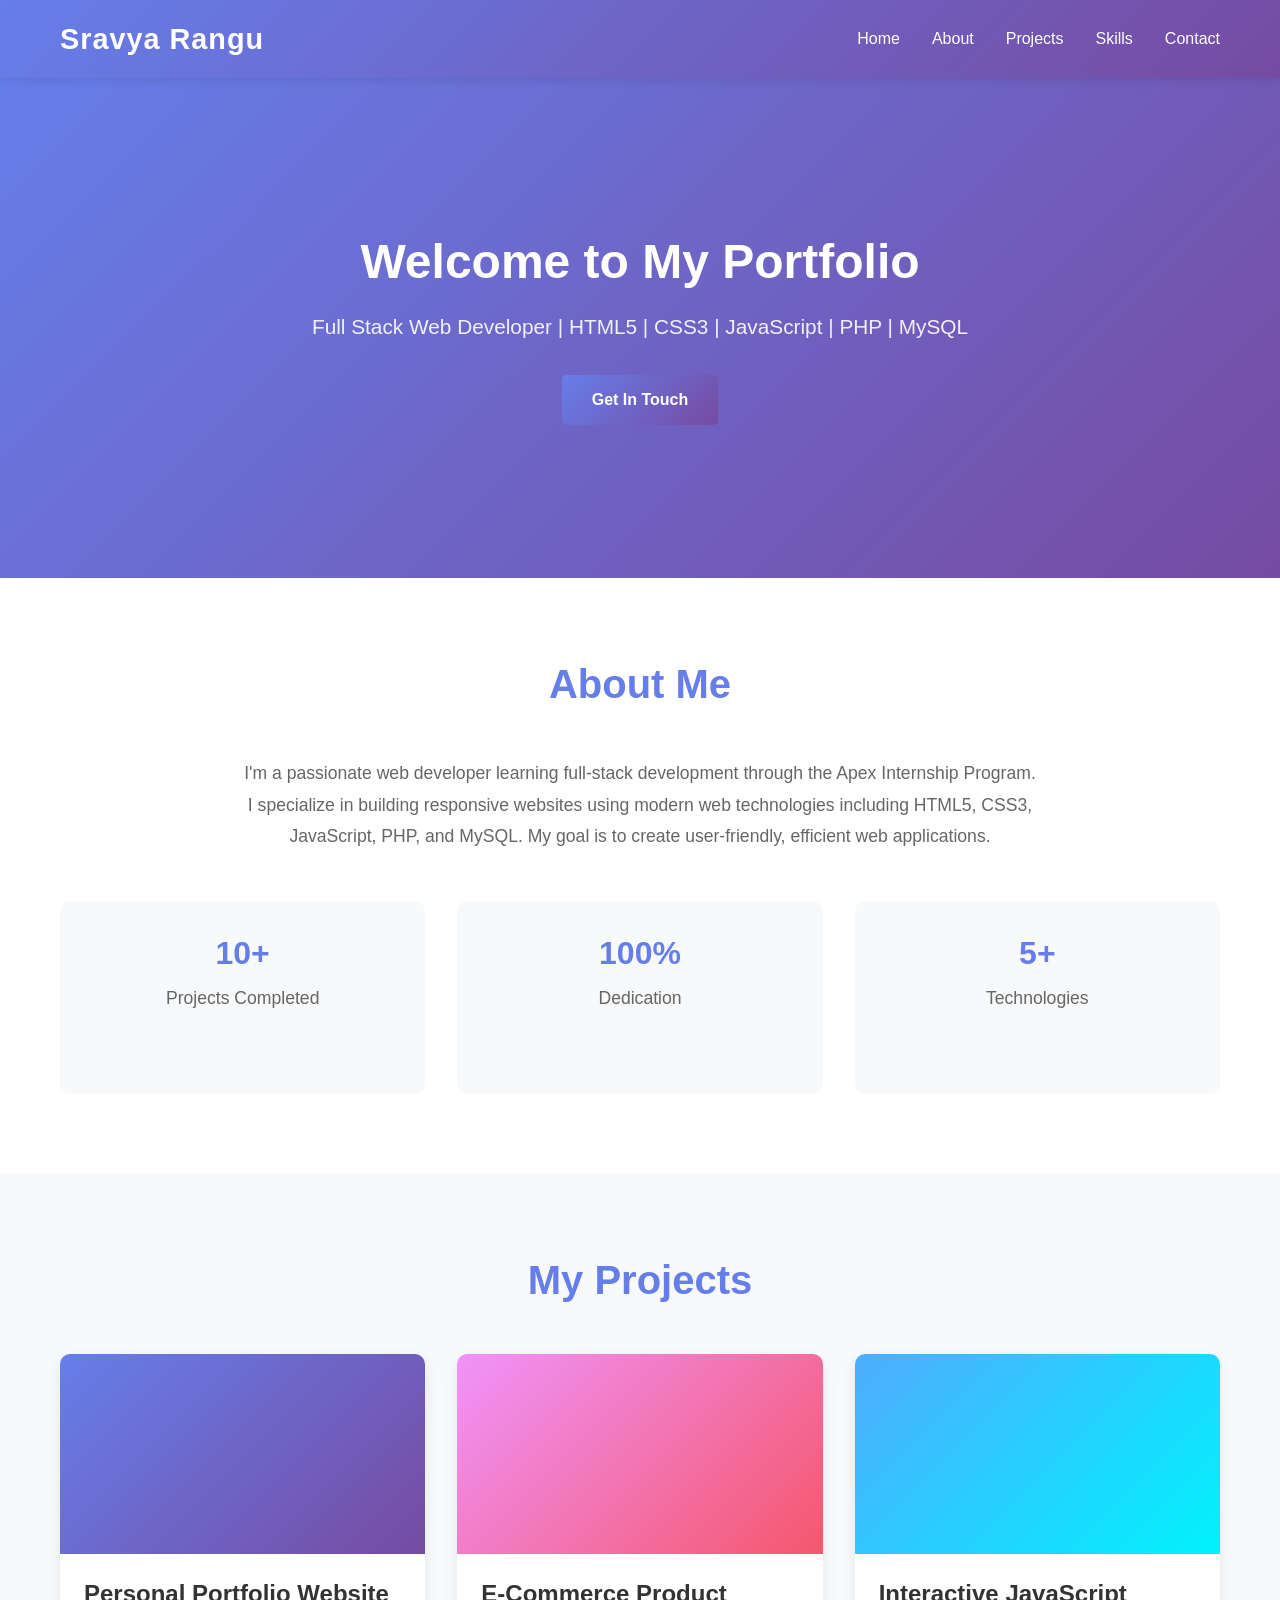
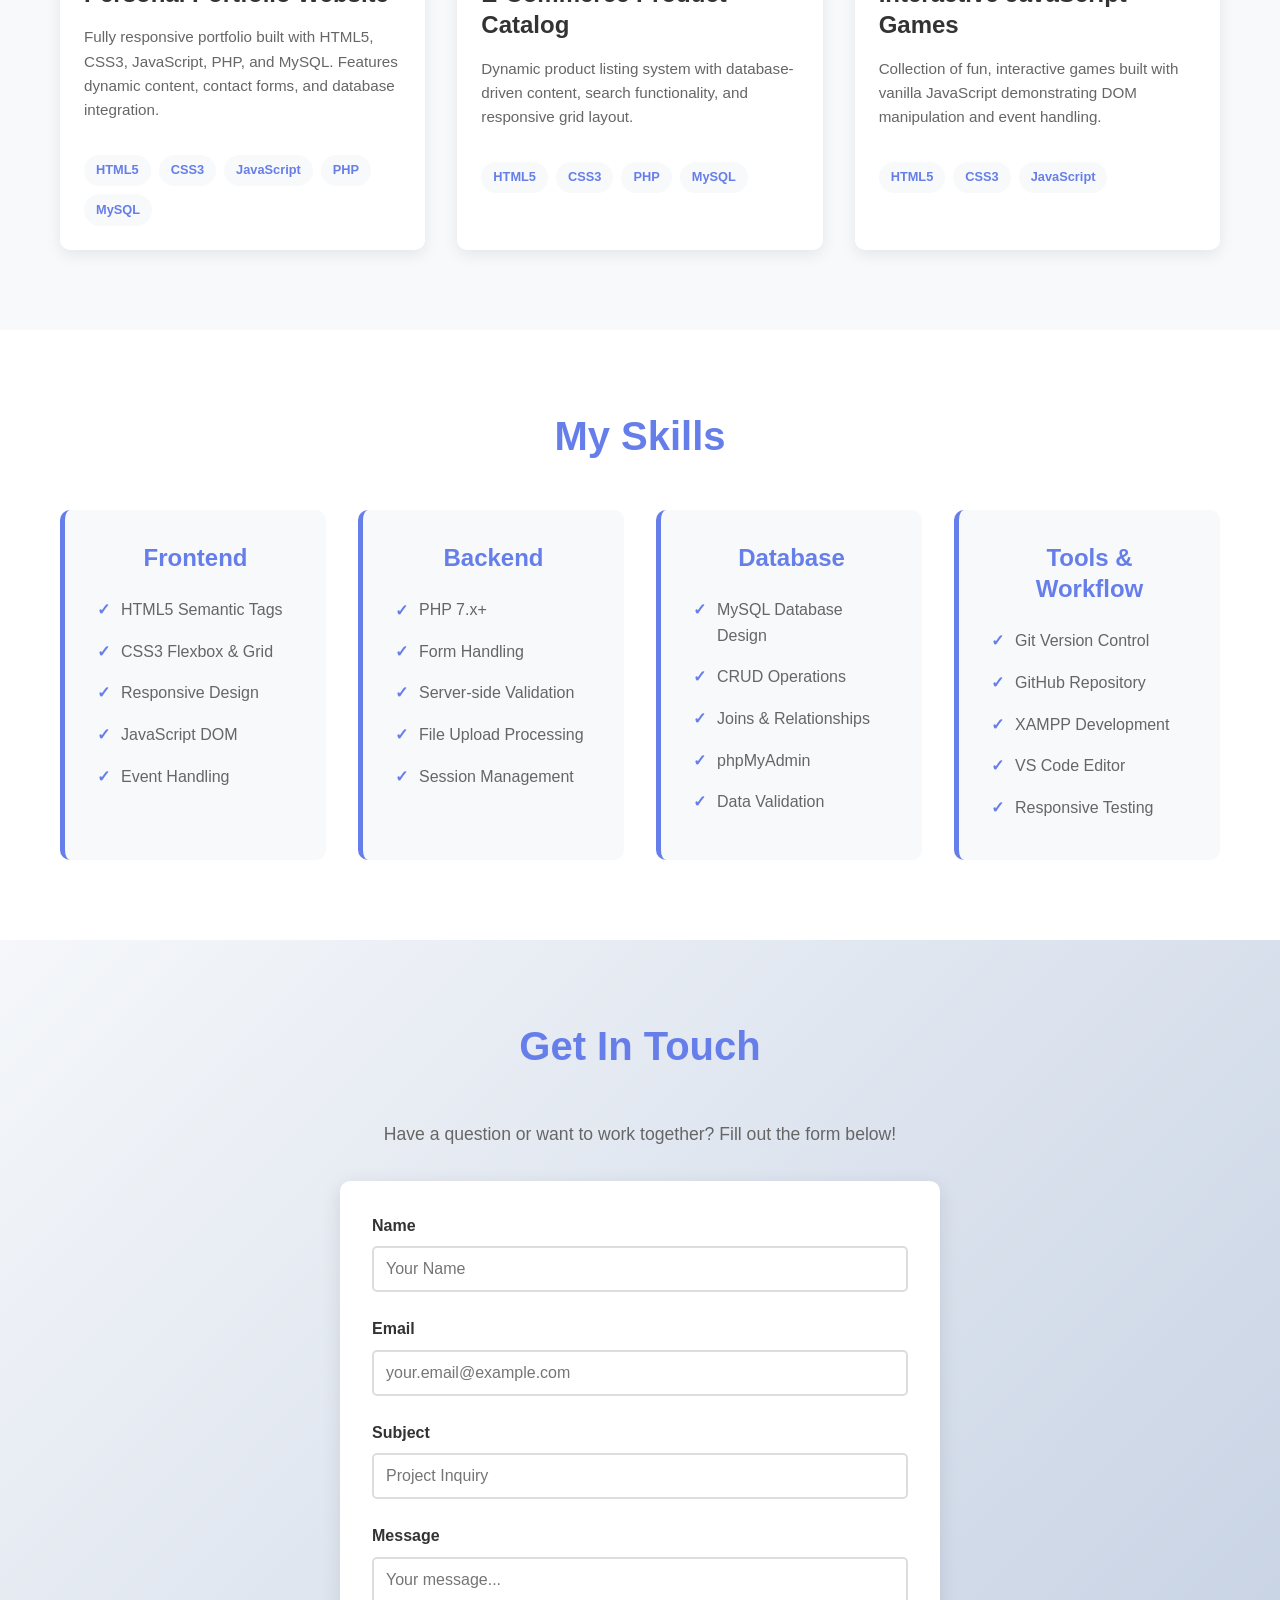
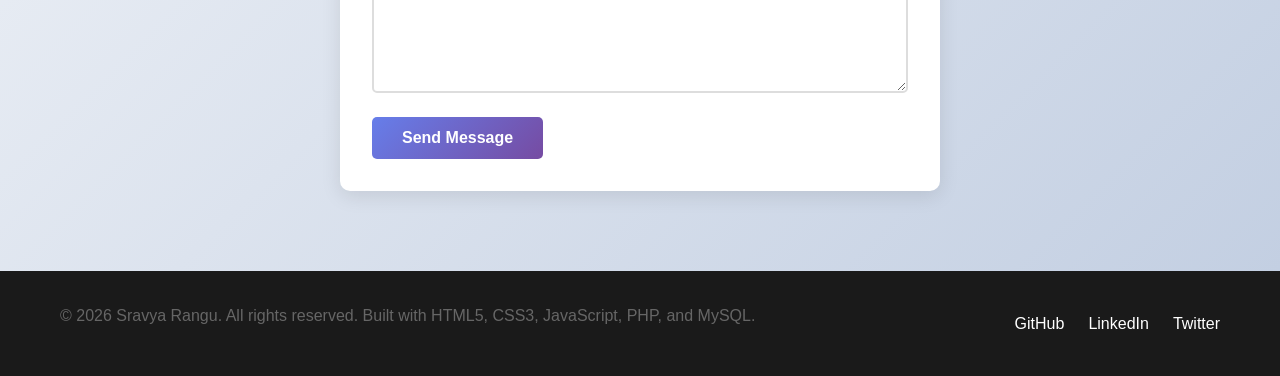
<file: index.html>
<!DOCTYPE html>
<html lang="en">
<head>
    <meta charset="UTF-8">
    <meta name="viewport" content="width=device-width, initial-scale=1.0">
    <title>Sravya Rangu - Full Stack Developer Portfolio</title>
    <link rel="stylesheet" href="css/style.css">
</head>
<body>
    <nav class="navbar">
        <div class="container">
            <div class="logo">Sravya Rangu</div>
            <ul class="nav-menu">
                <li><a href="#home" class="nav-link">Home</a></li>
                <li><a href="#about" class="nav-link">About</a></li>
                <li><a href="#projects" class="nav-link">Projects</a></li>
                <li><a href="#skills" class="nav-link">Skills</a></li>
                <li><a href="#contact" class="nav-link">Contact</a></li>
            </ul>
            <div class="hamburger">
                <span></span>
                <span></span>
                <span></span>
            </div>
        </div>
    </nav>

    <section id="home" class="hero">
        <div class="container">
            <div class="hero-content">
                <h1>Welcome to My Portfolio</h1>
                <p>Full Stack Web Developer | HTML5 | CSS3 | JavaScript | PHP | MySQL</p>
                <a href="#contact" class="btn btn-primary">Get In Touch</a>
            </div>
        </div>
    </section>

    <section id="about" class="about">
        <div class="container">
            <h2>About Me</h2>
            <p>
                I'm a passionate web developer learning full-stack development through the Apex Internship Program.
                I specialize in building responsive websites using modern web technologies including HTML5, CSS3, 
                JavaScript, PHP, and MySQL. My goal is to create user-friendly, efficient web applications.
            </p>
            <div class="stats">
                <div class="stat">
                    <h3>10+</h3>
                    <p>Projects Completed</p>
                </div>
                <div class="stat">
                    <h3>100%</h3>
                    <p>Dedication</p>
                </div>
                <div class="stat">
                    <h3>5+</h3>
                    <p>Technologies</p>
                </div>
            </div>
        </div>
    </section>

    <section id="projects" class="projects">
        <div class="container">
            <h2>My Projects</h2>
            <div class="projects-grid">
                <article class="project-card">
                    <div class="project-image" style="background: linear-gradient(135deg, #667eea 0%, #764ba2 100%);"></div>
                    <h3>Personal Portfolio Website</h3>
                    <p>Fully responsive portfolio built with HTML5, CSS3, JavaScript, PHP, and MySQL. Features dynamic content, contact forms, and database integration.</p>
                    <div class="tech-tags">
                        <span>HTML5</span>
                        <span>CSS3</span>
                        <span>JavaScript</span>
                        <span>PHP</span>
                        <span>MySQL</span>
                    </div>
                </article>

                <article class="project-card">
                    <div class="project-image" style="background: linear-gradient(135deg, #f093fb 0%, #f5576c 100%);"></div>
                    <h3>E-Commerce Product Catalog</h3>
                    <p>Dynamic product listing system with database-driven content, search functionality, and responsive grid layout.</p>
                    <div class="tech-tags">
                        <span>HTML5</span>
                        <span>CSS3</span>
                        <span>PHP</span>
                        <span>MySQL</span>
                    </div>
                </article>

                <article class="project-card">
                    <div class="project-image" style="background: linear-gradient(135deg, #4facfe 0%, #00f2fe 100%);"></div>
                    <h3>Interactive JavaScript Games</h3>
                    <p>Collection of fun, interactive games built with vanilla JavaScript demonstrating DOM manipulation and event handling.</p>
                    <div class="tech-tags">
                        <span>HTML5</span>
                        <span>CSS3</span>
                        <span>JavaScript</span>
                    </div>
                </article>
            </div>
        </div>
    </section>

    <section id="skills" class="skills">
        <div class="container">
            <h2>My Skills</h2>
            <div class="skills-grid">
                <div class="skill-item">
                    <h3>Frontend</h3>
                    <ul>
                        <li>HTML5 Semantic Tags</li>
                        <li>CSS3 Flexbox & Grid</li>
                        <li>Responsive Design</li>
                        <li>JavaScript DOM</li>
                        <li>Event Handling</li>
                    </ul>
                </div>

                <div class="skill-item">
                    <h3>Backend</h3>
                    <ul>
                        <li>PHP 7.x+</li>
                        <li>Form Handling</li>
                        <li>Server-side Validation</li>
                        <li>File Upload Processing</li>
                        <li>Session Management</li>
                    </ul>
                </div>

                <div class="skill-item">
                    <h3>Database</h3>
                    <ul>
                        <li>MySQL Database Design</li>
                        <li>CRUD Operations</li>
                        <li>Joins & Relationships</li>
                        <li>phpMyAdmin</li>
                        <li>Data Validation</li>
                    </ul>
                </div>

                <div class="skill-item">
                    <h3>Tools & Workflow</h3>
                    <ul>
                        <li>Git Version Control</li>
                        <li>GitHub Repository</li>
                        <li>XAMPP Development</li>
                        <li>VS Code Editor</li>
                        <li>Responsive Testing</li>
                    </ul>
                </div>
            </div>
        </div>
    </section>

    <section id="contact" class="contact">
        <div class="container">
            <h2>Get In Touch</h2>
            <p>Have a question or want to work together? Fill out the form below!</p>
            
            <form id="contactForm" class="contact-form">
                <div class="form-group">
                    <label for="name">Name</label>
                    <input type="text" id="name" name="name" required placeholder="Your Name">
                    <span class="error-message" id="nameError"></span>
                </div>

                <div class="form-group">
                    <label for="email">Email</label>
                    <input type="email" id="email" name="email" required placeholder="your.email@example.com">
                    <span class="error-message" id="emailError"></span>
                </div>

                <div class="form-group">
                    <label for="subject">Subject</label>
                    <input type="text" id="subject" name="subject" required placeholder="Project Inquiry">
                    <span class="error-message" id="subjectError"></span>
                </div>

                <div class="form-group">
                    <label for="message">Message</label>
                    <textarea id="message" name="message" rows="6" required placeholder="Your message..."></textarea>
                    <span class="error-message" id="messageError"></span>
                </div>

                <button type="submit" class="btn btn-primary">Send Message</button>
                <span id="successMessage" class="success-message"></span>
            </form>
        </div>
    </section>

    <footer class="footer">
        <div class="container">
            <p>&copy; 2026 Sravya Rangu. All rights reserved. Built with HTML5, CSS3, JavaScript, PHP, and MySQL.</p>
            <div class="social-links">
                <a href="#" title="GitHub">GitHub</a>
                <a href="#" title="LinkedIn">LinkedIn</a>
                <a href="#" title="Twitter">Twitter</a>
            </div>
        </div>
    </footer>

    <script src="js/script.js"></script>
</body>
</html>
</file>
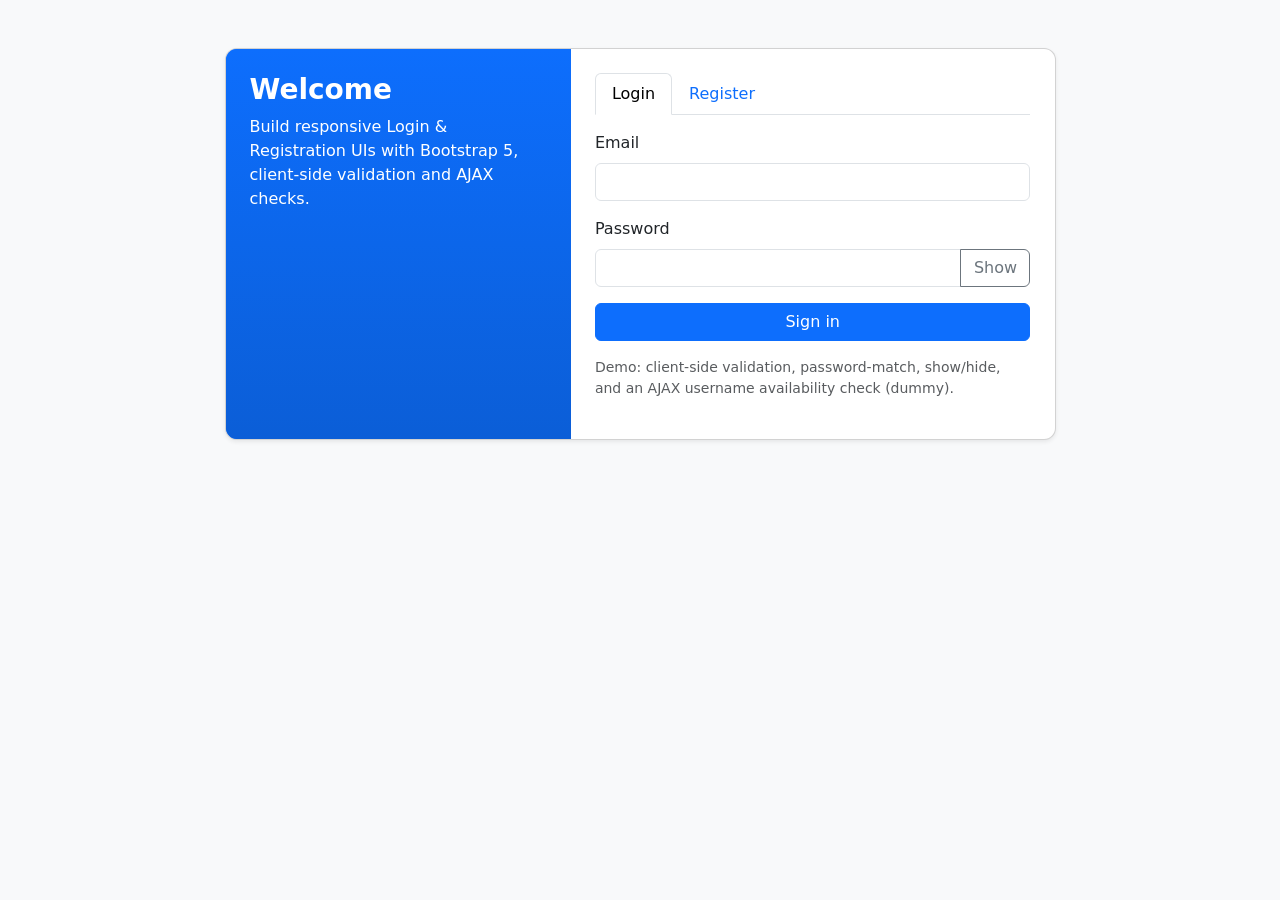
<file: Task 2/index.html>
<!doctype html>
<html lang="en">
  <head>
    <meta charset="utf-8" />
    <meta name="viewport" content="width=device-width, initial-scale=1" />
    <title>Login & Registration UI — Demo</title>
    <link href="https://cdn.jsdelivr.net/npm/bootstrap@5.3.2/dist/css/bootstrap.min.css" rel="stylesheet">
    <link href="assets/css/styles.css" rel="stylesheet">
  </head>
  <body class="bg-light">
    <div class="container py-5">
      <div class="row justify-content-center">
        <div class="col-md-9">
          <div class="card shadow-sm overflow-hidden">
            <div class="row g-0">
              <div class="col-lg-5 d-none d-lg-block bg-primary text-white p-4">
                <h3 class="fw-bold">Welcome</h3>
                <p class="mb-4">Build responsive Login & Registration UIs with Bootstrap 5, client-side validation and AJAX checks.</p>
              </div>
              <div class="col-lg-7 p-4">
                <ul class="nav nav-tabs mb-3" id="authTabs" role="tablist">
                  <li class="nav-item" role="presentation">
                    <button class="nav-link active" id="login-tab" data-bs-toggle="tab" data-bs-target="#login" type="button" role="tab">Login</button>
                  </li>
                  <li class="nav-item" role="presentation">
                    <button class="nav-link" id="register-tab" data-bs-toggle="tab" data-bs-target="#register" type="button" role="tab">Register</button>
                  </li>
                </ul>

                <div class="tab-content" id="authTabsContent">
                  <div class="tab-pane fade show active" id="login" role="tabpanel">
                    <form id="loginForm" novalidate>
                      <div class="mb-3">
                        <label class="form-label">Email</label>
                        <input type="email" class="form-control" id="loginEmail" required>
                        <div class="invalid-feedback">Please enter a valid email.</div>
                      </div>
                      <div class="mb-3 position-relative">
                        <label class="form-label">Password</label>
                        <div class="input-group">
                          <input type="password" class="form-control" id="loginPassword" required>
                          <button class="btn btn-outline-secondary" type="button" id="toggleLoginPwd">Show</button>
                        </div>
                        <div class="invalid-feedback">Password is required.</div>
                      </div>
                      <div class="d-grid">
                        <button class="btn btn-primary" type="submit">Sign in</button>
                      </div>
                    </form>
                  </div>

                  <div class="tab-pane fade" id="register" role="tabpanel">
                    <form id="registerForm" novalidate>
                      <div class="mb-3">
                        <label class="form-label">Username</label>
                        <input type="text" class="form-control" id="regUsername" required>
                        <div class="form-text text-muted">We'll check availability (dummy check).</div>
                        <div class="invalid-feedback">Choose a username.</div>
                        <div id="usernameFeedback" class="small mt-1"></div>
                      </div>
                      <div class="mb-3">
                        <label class="form-label">Email</label>
                        <input type="email" class="form-control" id="regEmail" required>
                        <div class="invalid-feedback">Enter a valid email.</div>
                      </div>
                      <div class="mb-3">
                        <label class="form-label">Password</label>
                        <input type="password" class="form-control" id="regPassword" required>
                        <div class="invalid-feedback">Password is required.</div>
                      </div>
                      <div class="mb-3">
                        <label class="form-label">Confirm Password</label>
                        <input type="password" class="form-control" id="regPassword2" required>
                        <div class="invalid-feedback" id="pwMatchFeedback">Passwords must match.</div>
                      </div>
                      <div class="form-check mb-3">
                        <input class="form-check-input" type="checkbox" id="toggleRegPwd">
                        <label class="form-check-label" for="toggleRegPwd">Show passwords</label>
                      </div>
                      <div class="d-grid">
                        <button class="btn btn-success" type="submit">Create account</button>
                      </div>
                    </form>
                  </div>
                </div>

                <p class="mt-3 small text-muted">Demo: client-side validation, password-match, show/hide, and an AJAX username availability check (dummy).</p>
              </div>
            </div>
          </div>
        </div>
      </div>
    </div>

    <script src="https://cdn.jsdelivr.net/npm/bootstrap@5.3.2/dist/js/bootstrap.bundle.min.js"></script>
    <script src="assets/js/main.js"></script>
  </body>
</html>
</file>
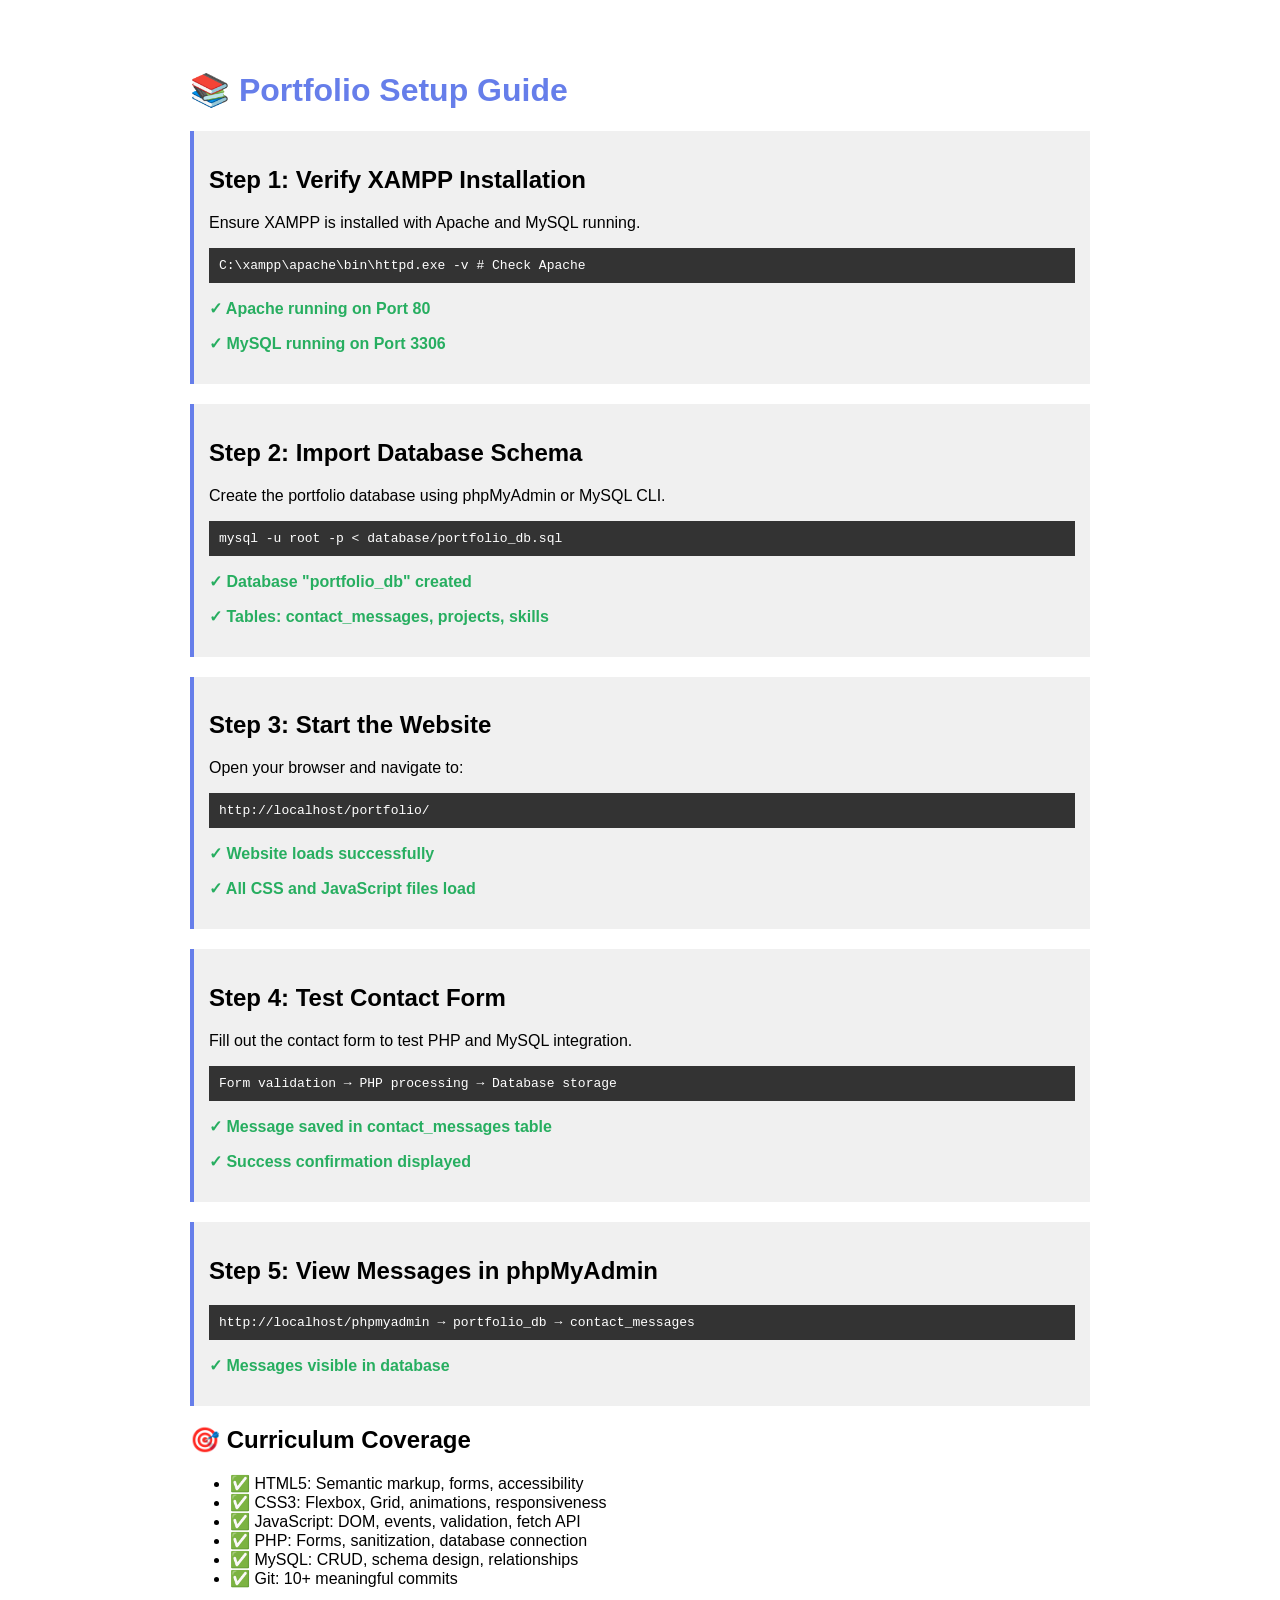
<file: SETUP.html>
<!-- 
  PORTFOLIO WEBSITE - SETUP INSTRUCTIONS
  Complete step-by-step guide for running locally
-->

<!DOCTYPE html>
<html lang="en">
<head>
    <meta charset="UTF-8">
    <meta name="viewport" content="width=device-width, initial-scale=1.0">
    <title>Portfolio Setup Guide</title>
    <style>
        body { font-family: Arial, sans-serif; max-width: 900px; margin: 30px auto; padding: 20px; }
        h1 { color: #667eea; }
        .step { background: #f0f0f0; padding: 15px; margin: 20px 0; border-left: 4px solid #667eea; }
        code { background: #333; color: #fff; padding: 10px; display: block; margin: 10px 0; }
        .success { color: #27ae60; font-weight: bold; }
    </style>
</head>
<body>
    <h1>📚 Portfolio Setup Guide</h1>
    
    <div class="step">
        <h2>Step 1: Verify XAMPP Installation</h2>
        <p>Ensure XAMPP is installed with Apache and MySQL running.</p>
        <code>C:\xampp\apache\bin\httpd.exe -v  # Check Apache</code>
        <p class="success">✓ Apache running on Port 80</p>
        <p class="success">✓ MySQL running on Port 3306</p>
    </div>

    <div class="step">
        <h2>Step 2: Import Database Schema</h2>
        <p>Create the portfolio database using phpMyAdmin or MySQL CLI.</p>
        <code>mysql -u root -p < database/portfolio_db.sql</code>
        <p class="success">✓ Database "portfolio_db" created</p>
        <p class="success">✓ Tables: contact_messages, projects, skills</p>
    </div>

    <div class="step">
        <h2>Step 3: Start the Website</h2>
        <p>Open your browser and navigate to:</p>
        <code>http://localhost/portfolio/</code>
        <p class="success">✓ Website loads successfully</p>
        <p class="success">✓ All CSS and JavaScript files load</p>
    </div>

    <div class="step">
        <h2>Step 4: Test Contact Form</h2>
        <p>Fill out the contact form to test PHP and MySQL integration.</p>
        <code>Form validation → PHP processing → Database storage</code>
        <p class="success">✓ Message saved in contact_messages table</p>
        <p class="success">✓ Success confirmation displayed</p>
    </div>

    <div class="step">
        <h2>Step 5: View Messages in phpMyAdmin</h2>
        <code>http://localhost/phpmyadmin → portfolio_db → contact_messages</code>
        <p class="success">✓ Messages visible in database</p>
    </div>

    <h2>🎯 Curriculum Coverage</h2>
    <ul>
        <li>✅ HTML5: Semantic markup, forms, accessibility</li>
        <li>✅ CSS3: Flexbox, Grid, animations, responsiveness</li>
        <li>✅ JavaScript: DOM, events, validation, fetch API</li>
        <li>✅ PHP: Forms, sanitization, database connection</li>
        <li>✅ MySQL: CRUD, schema design, relationships</li>
        <li>✅ Git: 10+ meaningful commits</li>
    </ul>

</body>
</html>
</file>
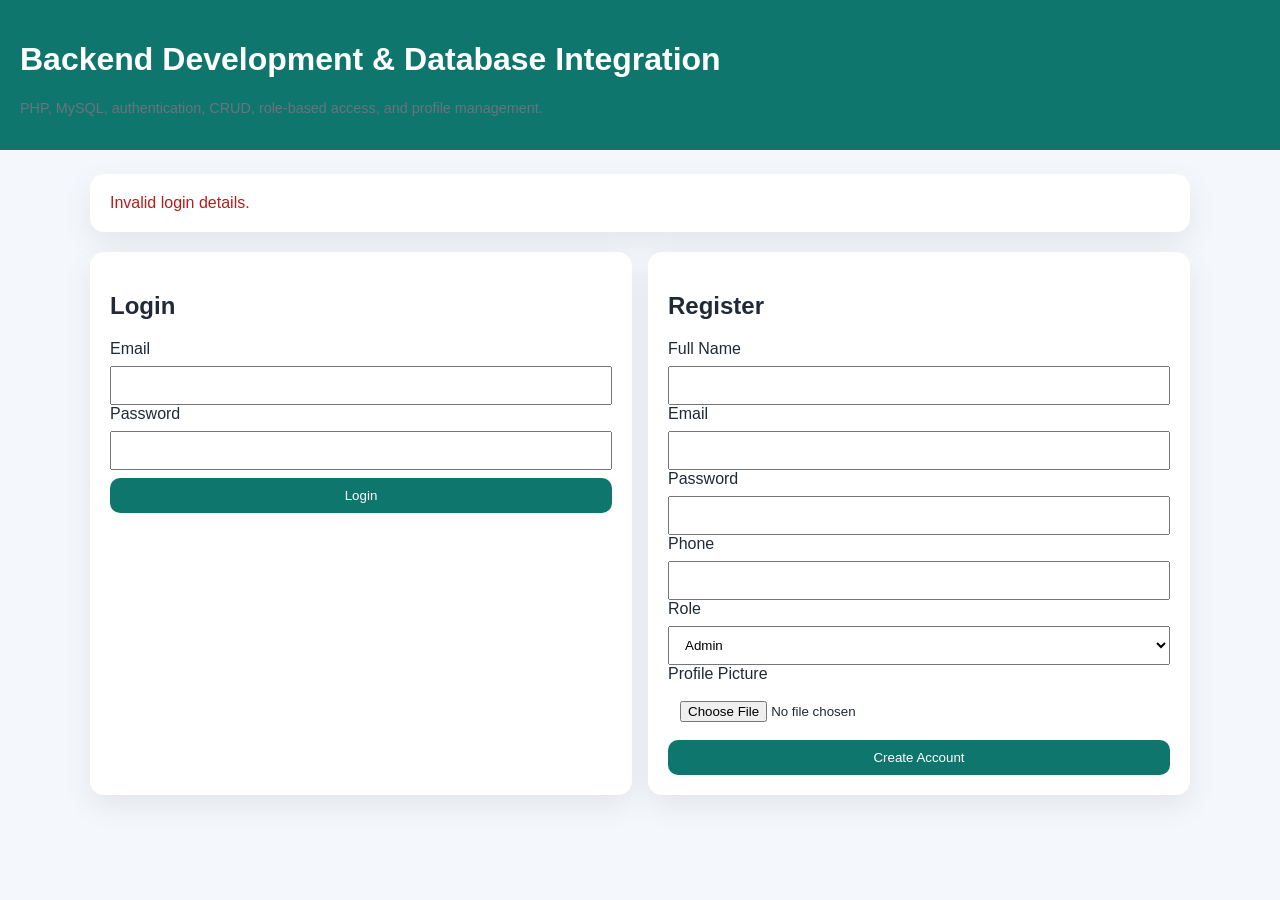
<file: Task 3/response_admin_loggedin.html>
<!doctype html>
<html lang="en">
<head>
    <meta charset="utf-8">
    <meta name="viewport" content="width=device-width, initial-scale=1">
    <title>Apex Task 3 Backend</title>
    <style>
        body { font-family: Arial, sans-serif; margin: 0; background: #f4f7fb; color: #1f2937; }
        header { background: #0f766e; color: white; padding: 20px; }
        main { max-width: 1100px; margin: 0 auto; padding: 24px; }
        .card { background: white; border-radius: 14px; padding: 20px; box-shadow: 0 10px 30px rgba(15, 23, 42, 0.08); margin-bottom: 20px; }
        .grid { display: grid; grid-template-columns: repeat(auto-fit, minmax(280px, 1fr)); gap: 16px; }
        input, select, button { width: 100%; padding: 10px 12px; margin-top: 8px; box-sizing: border-box; }
        button { background: #0f766e; color: white; border: none; border-radius: 10px; cursor: pointer; }
        table { width: 100%; border-collapse: collapse; }
        th, td { text-align: left; padding: 10px; border-bottom: 1px solid #e5e7eb; vertical-align: top; }
        .message { color: #065f46; }
        .error { color: #b91c1c; }
        img.avatar { width: 56px; height: 56px; object-fit: cover; border-radius: 999px; }
        .actions { display: flex; gap: 8px; flex-wrap: wrap; }
        .actions form { display: inline; }
        .small { font-size: 0.9rem; color: #6b7280; }
    </style>
</head>
<body>
<header>
    <h1>Backend Development & Database Integration</h1>
    <p class="small">PHP, MySQL, authentication, CRUD, role-based access, and profile management.</p>
</header>
<main>
    
            <div class="card error">Invalid login details.</div>
    
            <div class="grid">
            <div class="card">
                <h2>Login</h2>
                <form method="post">
                    <input type="hidden" name="action" value="login">
                    <label>Email<input type="email" name="email" required></label>
                    <label>Password<input type="password" name="password" required></label>
                    <button type="submit">Login</button>
                </form>
            </div>
            <div class="card">
                <h2>Register</h2>
                <form method="post" enctype="multipart/form-data">
                    <input type="hidden" name="action" value="register">
                    <label>Full Name<input type="text" name="full_name" required></label>
                    <label>Email<input type="email" name="email" required></label>
                    <label>Password<input type="password" name="password" required></label>
                    <label>Phone<input type="text" name="phone"></label>
                    <label>Role
                        <select name="role_id">
                                                            <option value="1">Admin</option>
                                                            <option value="2">User</option>
                                                    </select>
                    </label>
                    <label>Profile Picture<input type="file" name="profile_picture" accept="image/*"></label>
                    <button type="submit">Create Account</button>
                </form>
            </div>
        </div>
    </main>
</body>
</html>
</file>
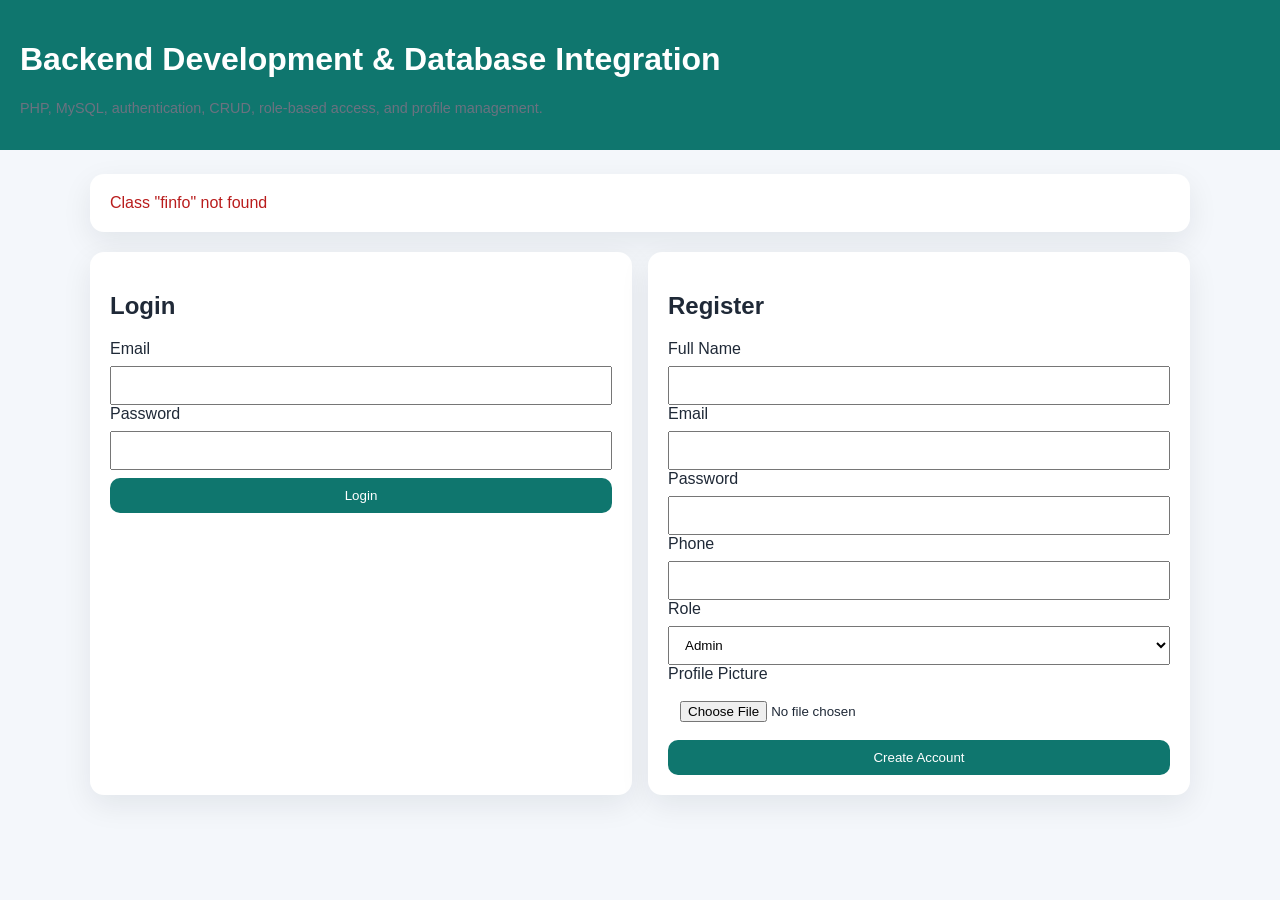
<file: Task 3/response_register_admin.html>
<!doctype html>
<html lang="en">
<head>
    <meta charset="utf-8">
    <meta name="viewport" content="width=device-width, initial-scale=1">
    <title>Apex Task 3 Backend</title>
    <style>
        body { font-family: Arial, sans-serif; margin: 0; background: #f4f7fb; color: #1f2937; }
        header { background: #0f766e; color: white; padding: 20px; }
        main { max-width: 1100px; margin: 0 auto; padding: 24px; }
        .card { background: white; border-radius: 14px; padding: 20px; box-shadow: 0 10px 30px rgba(15, 23, 42, 0.08); margin-bottom: 20px; }
        .grid { display: grid; grid-template-columns: repeat(auto-fit, minmax(280px, 1fr)); gap: 16px; }
        input, select, button { width: 100%; padding: 10px 12px; margin-top: 8px; box-sizing: border-box; }
        button { background: #0f766e; color: white; border: none; border-radius: 10px; cursor: pointer; }
        table { width: 100%; border-collapse: collapse; }
        th, td { text-align: left; padding: 10px; border-bottom: 1px solid #e5e7eb; vertical-align: top; }
        .message { color: #065f46; }
        .error { color: #b91c1c; }
        img.avatar { width: 56px; height: 56px; object-fit: cover; border-radius: 999px; }
        .actions { display: flex; gap: 8px; flex-wrap: wrap; }
        .actions form { display: inline; }
        .small { font-size: 0.9rem; color: #6b7280; }
    </style>
</head>
<body>
<header>
    <h1>Backend Development & Database Integration</h1>
    <p class="small">PHP, MySQL, authentication, CRUD, role-based access, and profile management.</p>
</header>
<main>
    
            <div class="card error">Class &quot;finfo&quot; not found</div>
    
            <div class="grid">
            <div class="card">
                <h2>Login</h2>
                <form method="post">
                    <input type="hidden" name="action" value="login">
                    <label>Email<input type="email" name="email" required></label>
                    <label>Password<input type="password" name="password" required></label>
                    <button type="submit">Login</button>
                </form>
            </div>
            <div class="card">
                <h2>Register</h2>
                <form method="post" enctype="multipart/form-data">
                    <input type="hidden" name="action" value="register">
                    <label>Full Name<input type="text" name="full_name" required></label>
                    <label>Email<input type="email" name="email" required></label>
                    <label>Password<input type="password" name="password" required></label>
                    <label>Phone<input type="text" name="phone"></label>
                    <label>Role
                        <select name="role_id">
                                                            <option value="1">Admin</option>
                                                            <option value="2">User</option>
                                                    </select>
                    </label>
                    <label>Profile Picture<input type="file" name="profile_picture" accept="image/*"></label>
                    <button type="submit">Create Account</button>
                </form>
            </div>
        </div>
    </main>
</body>
</html>
</file>
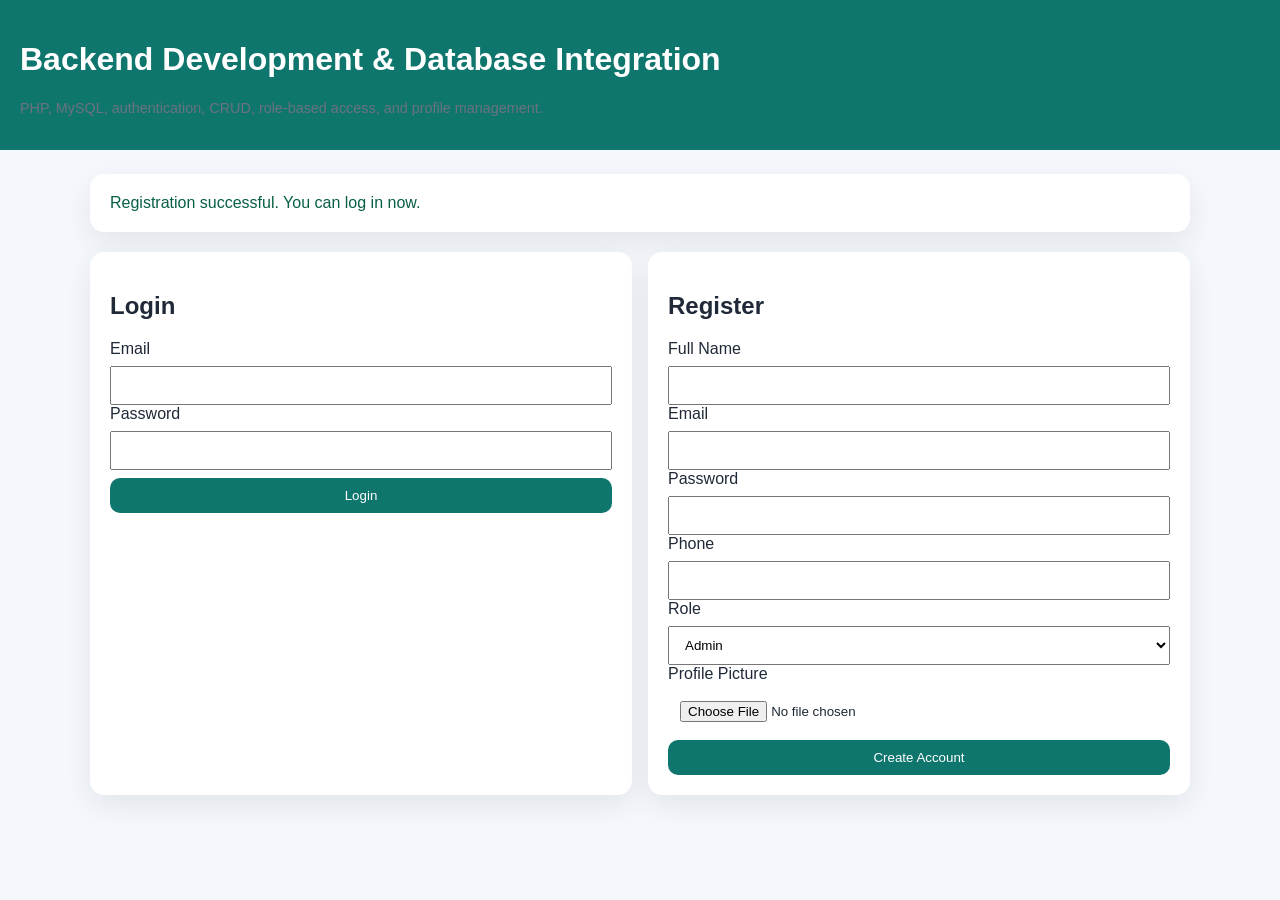
<file: Task 3/response_register_admin2.html>
<!doctype html>
<html lang="en">
<head>
    <meta charset="utf-8">
    <meta name="viewport" content="width=device-width, initial-scale=1">
    <title>Apex Task 3 Backend</title>
    <style>
        body { font-family: Arial, sans-serif; margin: 0; background: #f4f7fb; color: #1f2937; }
        header { background: #0f766e; color: white; padding: 20px; }
        main { max-width: 1100px; margin: 0 auto; padding: 24px; }
        .card { background: white; border-radius: 14px; padding: 20px; box-shadow: 0 10px 30px rgba(15, 23, 42, 0.08); margin-bottom: 20px; }
        .grid { display: grid; grid-template-columns: repeat(auto-fit, minmax(280px, 1fr)); gap: 16px; }
        input, select, button { width: 100%; padding: 10px 12px; margin-top: 8px; box-sizing: border-box; }
        button { background: #0f766e; color: white; border: none; border-radius: 10px; cursor: pointer; }
        table { width: 100%; border-collapse: collapse; }
        th, td { text-align: left; padding: 10px; border-bottom: 1px solid #e5e7eb; vertical-align: top; }
        .message { color: #065f46; }
        .error { color: #b91c1c; }
        img.avatar { width: 56px; height: 56px; object-fit: cover; border-radius: 999px; }
        .actions { display: flex; gap: 8px; flex-wrap: wrap; }
        .actions form { display: inline; }
        .small { font-size: 0.9rem; color: #6b7280; }
    </style>
</head>
<body>
<header>
    <h1>Backend Development & Database Integration</h1>
    <p class="small">PHP, MySQL, authentication, CRUD, role-based access, and profile management.</p>
</header>
<main>
            <div class="card message">Registration successful. You can log in now.</div>
    
    
            <div class="grid">
            <div class="card">
                <h2>Login</h2>
                <form method="post">
                    <input type="hidden" name="action" value="login">
                    <label>Email<input type="email" name="email" required></label>
                    <label>Password<input type="password" name="password" required></label>
                    <button type="submit">Login</button>
                </form>
            </div>
            <div class="card">
                <h2>Register</h2>
                <form method="post" enctype="multipart/form-data">
                    <input type="hidden" name="action" value="register">
                    <label>Full Name<input type="text" name="full_name" required></label>
                    <label>Email<input type="email" name="email" required></label>
                    <label>Password<input type="password" name="password" required></label>
                    <label>Phone<input type="text" name="phone"></label>
                    <label>Role
                        <select name="role_id">
                                                            <option value="1">Admin</option>
                                                            <option value="2">User</option>
                                                    </select>
                    </label>
                    <label>Profile Picture<input type="file" name="profile_picture" accept="image/*"></label>
                    <button type="submit">Create Account</button>
                </form>
            </div>
        </div>
    </main>
</body>
</html>
</file>
<file: css/style.css>
:root {
    --primary-color: #667eea;
    --secondary-color: #764ba2;
    --dark-bg: #1a1a1a;
    --light-bg: #f8f9fa;
    --text-dark: #333;
    --text-light: #666;
    --border-color: #ddd;
    --success-color: #27ae60;
    --error-color: #e74c3c;
    --transition: all 0.3s ease;
}

* {
    margin: 0;
    padding: 0;
    box-sizing: border-box;
}

html {
    scroll-behavior: smooth;
}

body {
    font-family: 'Segoe UI', Tahoma, Geneva, Verdana, sans-serif;
    line-height: 1.6;
    color: var(--text-dark);
    background-color: #fff;
}

.container {
    max-width: 1200px;
    margin: 0 auto;
    padding: 0 20px;
}

h1, h2, h3, h4, h5, h6 {
    margin-bottom: 1rem;
    line-height: 1.3;
    font-weight: 600;
}

h2 {
    font-size: 2.5rem;
    text-align: center;
    margin-bottom: 3rem;
    color: var(--primary-color);
}

h3 {
    font-size: 1.5rem;
    color: var(--text-dark);
}

p {
    margin-bottom: 1rem;
    color: var(--text-light);
}

.navbar {
    background: linear-gradient(135deg, var(--primary-color), var(--secondary-color));
    color: white;
    position: sticky;
    top: 0;
    z-index: 1000;
    box-shadow: 0 2px 10px rgba(0, 0, 0, 0.1);
}

.navbar .container {
    display: flex;
    justify-content: space-between;
    align-items: center;
    padding: 1rem 20px;
}

.logo {
    font-size: 1.8rem;
    font-weight: 700;
    letter-spacing: 1px;
}

.nav-menu {
    display: flex;
    list-style: none;
    gap: 2rem;
}

.nav-link {
    color: white;
    text-decoration: none;
    transition: var(--transition);
    font-weight: 500;
    position: relative;
}

.nav-link::after {
    content: '';
    position: absolute;
    bottom: -5px;
    left: 0;
    width: 0;
    height: 2px;
    background: white;
    transition: width 0.3s ease;
}

.nav-link:hover::after {
    width: 100%;
}

.hamburger {
    display: none;
    flex-direction: column;
    cursor: pointer;
}

.hamburger span {
    width: 25px;
    height: 3px;
    background: white;
    margin: 5px 0;
    transition: var(--transition);
}

.btn {
    display: inline-block;
    padding: 12px 30px;
    border: none;
    border-radius: 5px;
    font-size: 1rem;
    font-weight: 600;
    cursor: pointer;
    text-decoration: none;
    transition: var(--transition);
    text-align: center;
}

.btn-primary {
    background: linear-gradient(135deg, var(--primary-color), var(--secondary-color));
    color: white;
}

.btn-primary:hover {
    transform: translateY(-2px);
    box-shadow: 0 5px 20px rgba(102, 126, 234, 0.4);
}

.form-group {
    margin-bottom: 1.5rem;
    display: flex;
    flex-direction: column;
}

label {
    margin-bottom: 0.5rem;
    font-weight: 600;
    color: var(--text-dark);
}

input[type="text"],
input[type="email"],
textarea {
    padding: 12px;
    border: 2px solid var(--border-color);
    border-radius: 5px;
    font-family: inherit;
    font-size: 1rem;
    transition: var(--transition);
}

input[type="text"]:focus,
input[type="email"]:focus,
textarea:focus {
    outline: none;
    border-color: var(--primary-color);
    box-shadow: 0 0 10px rgba(102, 126, 234, 0.2);
}

.error-message {
    color: var(--error-color);
    font-size: 0.875rem;
    margin-top: 0.25rem;
    display: none;
}

.error-message.show {
    display: block;
}

.success-message {
    color: var(--success-color);
    font-size: 1rem;
    margin-top: 1rem;
    display: none;
    text-align: center;
    font-weight: 600;
}

.success-message.show {
    display: block;
}

.hero {
    background: linear-gradient(135deg, var(--primary-color), var(--secondary-color));
    color: white;
    padding: 120px 0;
    text-align: center;
    min-height: 500px;
    display: flex;
    align-items: center;
    justify-content: center;
}

.hero-content h1 {
    font-size: 3rem;
    margin-bottom: 1rem;
    animation: slideDown 0.8s ease;
}

.hero-content p {
    font-size: 1.3rem;
    margin-bottom: 2rem;
    color: rgba(255, 255, 255, 0.9);
    animation: slideUp 0.8s ease;
}

@keyframes slideDown {
    from {
        opacity: 0;
        transform: translateY(-30px);
    }
    to {
        opacity: 1;
        transform: translateY(0);
    }
}

@keyframes slideUp {
    from {
        opacity: 0;
        transform: translateY(30px);
    }
    to {
        opacity: 1;
        transform: translateY(0);
    }
}

.about {
    padding: 80px 0;
    background: white;
    text-align: center;
}

.about p {
    font-size: 1.1rem;
    max-width: 800px;
    margin: 0 auto 3rem;
    color: var(--text-light);
    line-height: 1.8;
}

.stats {
    display: grid;
    grid-template-columns: repeat(auto-fit, minmax(200px, 1fr));
    gap: 2rem;
    margin-top: 2rem;
}

.stat {
    padding: 2rem;
    background: var(--light-bg);
    border-radius: 10px;
    transition: var(--transition);
}

.stat:hover {
    transform: translateY(-10px);
    background: linear-gradient(135deg, var(--primary-color), var(--secondary-color));
    color: white;
}

.stat h3 {
    font-size: 2rem;
    color: var(--primary-color);
    margin-bottom: 0.5rem;
}

.stat:hover h3 {
    color: white;
}

.projects {
    padding: 80px 0;
    background: var(--light-bg);
}

.projects-grid {
    display: grid;
    grid-template-columns: repeat(auto-fit, minmax(320px, 1fr));
    gap: 2rem;
    margin-top: 2rem;
}

.project-card {
    background: white;
    border-radius: 10px;
    overflow: hidden;
    box-shadow: 0 5px 15px rgba(0, 0, 0, 0.08);
    transition: var(--transition);
}

.project-card:hover {
    transform: translateY(-10px);
    box-shadow: 0 15px 30px rgba(0, 0, 0, 0.15);
}

.project-image {
    width: 100%;
    height: 200px;
    background-size: cover;
    background-position: center;
}

.project-card h3 {
    padding: 1.5rem 1.5rem 0.5rem;
    margin-bottom: 0.5rem;
}

.project-card p {
    padding: 0 1.5rem;
    color: var(--text-light);
    font-size: 0.95rem;
}

.tech-tags {
    padding: 1rem 1.5rem 1.5rem;
    display: flex;
    flex-wrap: wrap;
    gap: 0.5rem;
}

.tech-tags span {
    background: var(--light-bg);
    padding: 0.35rem 0.75rem;
    border-radius: 20px;
    font-size: 0.8rem;
    font-weight: 600;
    color: var(--primary-color);
}

.skills {
    padding: 80px 0;
    background: white;
}

.skills-grid {
    display: grid;
    grid-template-columns: repeat(auto-fit, minmax(250px, 1fr));
    gap: 2rem;
    margin-top: 2rem;
}

.skill-item {
    background: var(--light-bg);
    padding: 2rem;
    border-radius: 10px;
    transition: var(--transition);
    border-left: 5px solid var(--primary-color);
}

.skill-item:hover {
    background: white;
    box-shadow: 0 5px 20px rgba(102, 126, 234, 0.2);
}

.skill-item h3 {
    color: var(--primary-color);
    margin-bottom: 1rem;
    text-align: center;
}

.skill-item ul {
    list-style: none;
}

.skill-item li {
    padding: 0.5rem 0;
    color: var(--text-light);
    padding-left: 1.5rem;
    position: relative;
}

.skill-item li::before {
    content: '✓';
    position: absolute;
    left: 0;
    color: var(--primary-color);
    font-weight: bold;
}

.contact {
    padding: 80px 0;
    background: linear-gradient(135deg, #f5f7fa 0%, #c3cfe2 100%);
}

.contact h2 {
    color: var(--primary-color);
}

.contact > .container > p {
    text-align: center;
    max-width: 600px;
    margin: 0 auto 2rem;
    font-size: 1.1rem;
}

.contact-form {
    max-width: 600px;
    margin: 0 auto;
    background: white;
    padding: 2rem;
    border-radius: 10px;
    box-shadow: 0 5px 20px rgba(0, 0, 0, 0.1);
}

.footer {
    background: var(--dark-bg);
    color: white;
    padding: 2rem 0;
    text-align: center;
}

.footer .container {
    display: flex;
    justify-content: space-between;
    align-items: center;
    flex-wrap: wrap;
    gap: 1rem;
}

.social-links {
    display: flex;
    gap: 1.5rem;
}

.social-links a {
    color: white;
    text-decoration: none;
    transition: var(--transition);
}

.social-links a:hover {
    color: var(--primary-color);
}

@media (max-width: 768px) {
    .hamburger {
        display: flex;
    }

    .nav-menu {
        position: absolute;
        left: -100%;
        top: 70px;
        flex-direction: column;
        background-color: var(--primary-color);
        width: 100%;
        text-align: center;
        transition: 0.3s;
        gap: 0;
    }

    .nav-menu.active {
        left: 0;
    }

    .nav-link {
        display: block;
        padding: 1rem;
    }

    .hero-content h1 {
        font-size: 2rem;
    }

    .hero-content p {
        font-size: 1rem;
    }

    h2 {
        font-size: 2rem;
    }

    .projects-grid,
    .skills-grid,
    .stats {
        grid-template-columns: 1fr;
    }

    .footer .container {
        flex-direction: column;
    }
}

@media (max-width: 480px) {
    .hero {
        padding: 60px 0;
    }

    .hero-content h1 {
        font-size: 1.5rem;
    }

    h2 {
        font-size: 1.5rem;
        margin-bottom: 2rem;
    }

    .nav-menu {
        gap: 0;
    }

    .btn {
        padding: 10px 20px;
        font-size: 0.9rem;
    }

    input,
    textarea,
    .contact-form {
        padding: 10px;
    }
}

@keyframes fadeIn {
    from {
        opacity: 0;
    }
    to {
        opacity: 1;
    }
}

@keyframes slideInLeft {
    from {
        opacity: 0;
        transform: translateX(-50px);
    }
    to {
        opacity: 1;
        transform: translateX(0);
    }
}

@keyframes slideInRight {
    from {
        opacity: 0;
        transform: translateX(50px);
    }
    to {
        opacity: 1;
        transform: translateX(0);
    }
}

.project-card {
    animation: fadeIn 0.6s ease;
}

.skill-item {
    animation: fadeIn 0.6s ease;
}
</file>
<file: Task 2/assets/css/styles.css>
:root{
  --brand:#0d6efd;
  --brand-dark:#0b5ed7;
  --muted:#6c757d;
}
body{font-family: system-ui, -apple-system, 'Segoe UI', Roboto, 'Helvetica Neue', Arial;}
.bg-primary{background: linear-gradient(180deg, var(--brand), var(--brand-dark));}
.card{border-radius:12px}
.input-group .btn{min-width:70px}
#usernameFeedback{color:var(--muted)}

@media (max-width: 767px){
  .col-lg-5{display:none}
}

/* Animations */
@keyframes fadeUp {
  from { opacity: 0; transform: translateY(12px); }
  to   { opacity: 1; transform: translateY(0); }
}
@keyframes slideInLeft {
  from { opacity: 0; transform: translateX(-18px); }
  to   { opacity: 1; transform: translateX(0); }
}
@keyframes pulse {
  0% { transform: scale(1); }
  50% { transform: scale(1.03); }
  100% { transform: scale(1); }
}

.anim-hidden{opacity:0; transform-origin:0 0}
.anim-fade-up.anim-in{animation: fadeUp .5s ease forwards}
.anim-slide-left.anim-in{animation: slideInLeft .45s ease forwards}
.btn-animate{transition: transform .18s ease, box-shadow .18s ease}
.btn-animate:hover{transform: translateY(-3px); box-shadow: 0 8px 20px rgba(13,110,253,0.12)}

/* Staggered children */
.stagger > *{opacity:0; transform:translateY(8px)}
.stagger.stagger-in > *{opacity:1; transform:translateY(0); transition: all .36s ease}
.stagger.stagger-in > *:nth-child(1){transition-delay:.05s}
.stagger.stagger-in > *:nth-child(2){transition-delay:.10s}
.stagger.stagger-in > *:nth-child(3){transition-delay:.14s}
.stagger.stagger-in > *:nth-child(4){transition-delay:.18s}

/* subtle focus ring for inputs */
input:focus, textarea:focus { box-shadow: 0 0 0 .15rem rgba(13,110,253,0.12); }
</file>
